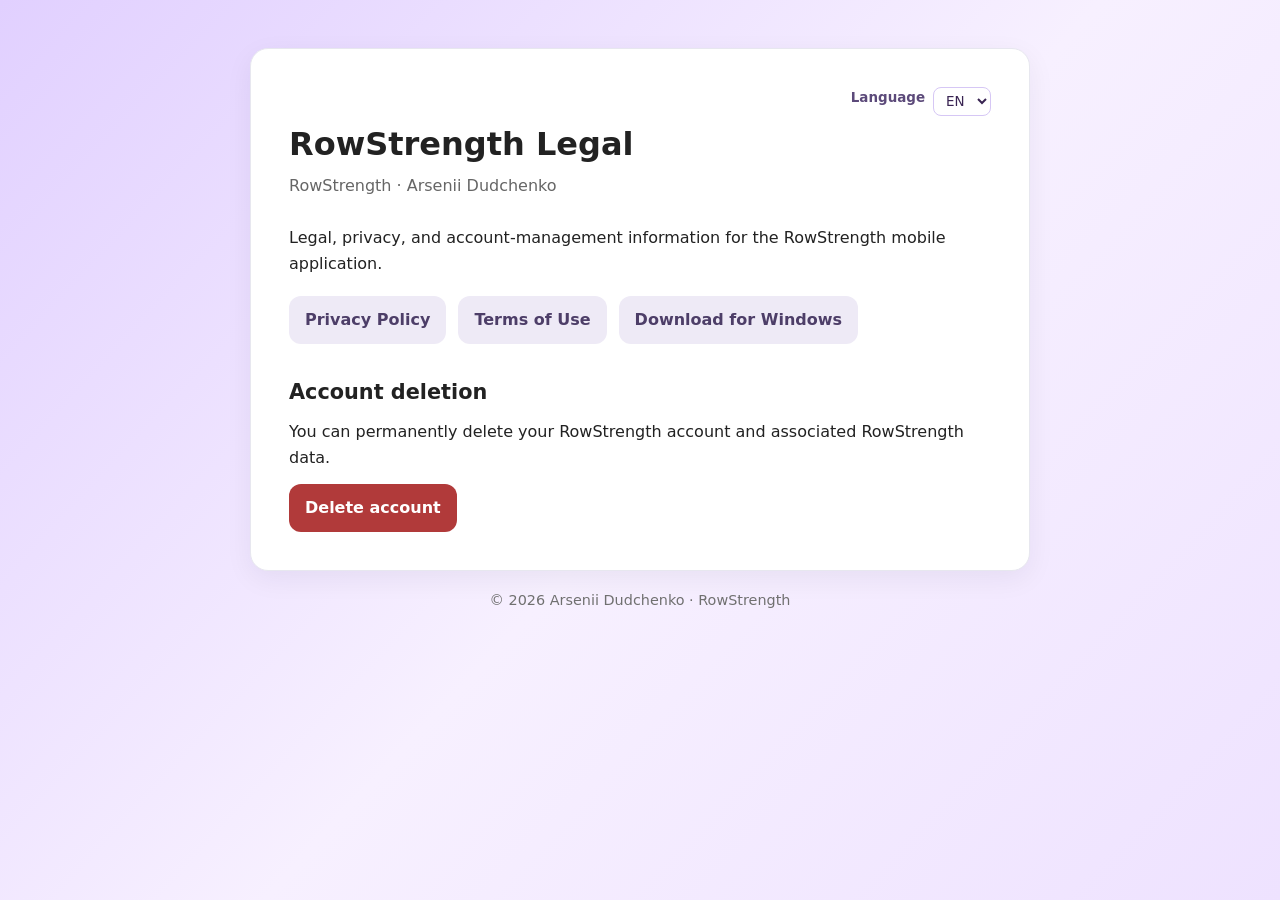
<file: index.html>
<!doctype html>
<html lang="en">
<head>
  <meta charset="utf-8">
  <meta name="viewport" content="width=device-width, initial-scale=1">
  <title>RowStrength Legal</title>
  <meta name="description" content="Legal information for RowStrength.">
  <style>
:root{color-scheme:light dark}
*{box-sizing:border-box}
body{margin:0;font-family:system-ui,-apple-system,BlinkMacSystemFont,"Segoe UI",Roboto,Arial,sans-serif;line-height:1.6;background:#f7f7fb;color:#222}
main{max-width:820px;margin:0 auto;padding:48px 20px 72px}
article{background:#fff;border:1px solid #e7e7ef;border-radius:18px;padding:38px;box-shadow:0 8px 28px rgba(25,20,45,.06)}
h1{font-size:2rem;line-height:1.2;margin:0 0 10px}
h2{font-size:1.3rem;margin:32px 0 10px}
p{margin:0 0 14px}
a{color:#5a3fa3}
.meta{color:#666;margin-bottom:26px}
.links{display:flex;gap:12px;flex-wrap:wrap;margin-top:20px}
.link-btn{display:inline-block;text-decoration:none;font-weight:700;padding:11px 16px;border-radius:12px;background:#eeeaf6;color:#4d3e68}
.delete-link{background:#b13a3a;color:#fff!important}
.notice{background:#f4f0ff;border:1px solid #ddd3ff;border-radius:14px;padding:15px 17px;margin:18px 0}
.danger-note{background:#fff3f3;border:1px solid #f2cccc;border-radius:14px;padding:15px 17px;margin:18px 0}
.form-card{margin:20px 0;padding:22px;border:1px solid #e1dbea;border-radius:16px;background:#fcfbff}
.field{margin:0 0 16px}
label{display:block;font-weight:700;margin:0 0 7px}
input[type=email],input[type=text]{width:100%;font:inherit;padding:12px 13px;border:1px solid #cfc8dc;border-radius:11px;background:#fff;color:#222;outline:none}
input:focus{border-color:#7c63ff;box-shadow:0 0 0 3px rgba(124,99,255,.12)}
button{font:inherit;font-weight:750;border:0;border-radius:12px;padding:12px 16px;cursor:pointer}
button:disabled{cursor:not-allowed;opacity:.55}
.primary{background:#5a3fa3;color:#fff}
.secondary{background:#eeeaf6;color:#4d3e68}
.danger{width:100%;background:#b13a3a;color:#fff;font-size:1.02rem}
.status{margin-top:12px;font-size:.95rem;min-height:1.5em}
.status.error{color:#a42d2d}
.status.success{color:#26733b}
.hidden{display:none!important}
.row{display:flex;gap:10px;flex-wrap:wrap}
.row>*{flex:1 1 180px}
.checkbox{display:flex;gap:10px;align-items:flex-start;margin:18px 0}
.checkbox input{margin-top:5px}
.back{display:inline-block;margin-bottom:18px;text-decoration:none}
footer{max-width:820px;margin:18px auto 0;color:#707070;font-size:.9rem;text-align:center}
@media(max-width:620px){main{padding:20px 12px 48px}article{padding:24px 18px;border-radius:14px}h1{font-size:1.65rem}}
@media(prefers-color-scheme:dark){
 body{background:#111116;color:#eee}
 article{background:#1a1a22;border-color:#2c2c39}
 .meta,footer{color:#aaa}
 .notice{background:#211d30;border-color:#3e355f}
 .danger-note{background:#2b1c1c;border-color:#5f3333}
 .form-card{background:#17171e;border-color:#31313d}
 input[type=email],input[type=text]{background:#111116;color:#eee;border-color:#444052}
 .secondary,.link-btn{background:#2c2935;color:#eee}
 a{color:#b9a9ff}
}

/* RowStrength: background and compact language selector only. */
body{min-height:100vh;background:linear-gradient(133deg,#e1d0ff 0%,#f7f0ff 52%,#eee2ff 100%) fixed}
.rs-language{display:flex;align-items:center;justify-content:flex-end;gap:8px;margin:0 0 9px;font-size:.84rem;color:#5c4a7a}
.rs-language select{font:inherit;border:1px solid #d6c7f5;border-radius:8px;padding:5px 8px;background:#fff;color:#392452}
@media(prefers-color-scheme:dark){.rs-language{color:#ddd1f7}.rs-language select{background:#2c2935;color:#fff;border-color:#51476f}}
</style>
</head>
<body data-rs-page="index">
<main>
  <article>
    <div class="rs-language"><label for="rs-language" data-rs-i18n="language">Language</label><select id="rs-language" aria-label="Site language"><option value="ru">RU</option><option value="en">EN</option><option value="de">DE</option><option value="fr">FR</option><option value="es">ES</option></select></div>
    <h1 data-rs-i18n="homeTitle">RowStrength Legal</h1>
    <p class="meta">RowStrength · Arsenii Dudchenko</p>

    <p data-rs-i18n="homeIntro">Legal, privacy, and account-management information for the RowStrength mobile application.</p>

    <div class="links">
      <a class="link-btn" href="privacy.html" data-rs-i18n="privacyLink">Privacy Policy</a>
      <a class="link-btn" href="terms.html" data-rs-i18n="termsLink">Terms of Use</a>
      <a class="link-btn" href="download.html" data-rs-i18n="downloadLink">Download for Windows</a>
    </div>

    <h2 data-rs-i18n="deleteHeading">Account deletion</h2>
    <p data-rs-i18n="deleteDescription">You can permanently delete your RowStrength account and associated RowStrength data.</p>

    <a class="link-btn delete-link" href="delete-account.html" data-rs-i18n="deleteLink">Delete account</a>
  </article>

  <footer>© 2026 Arsenii Dudchenko · RowStrength</footer>
</main>
<script src="i18n.js" defer></script>
</body>
</html>
</file>
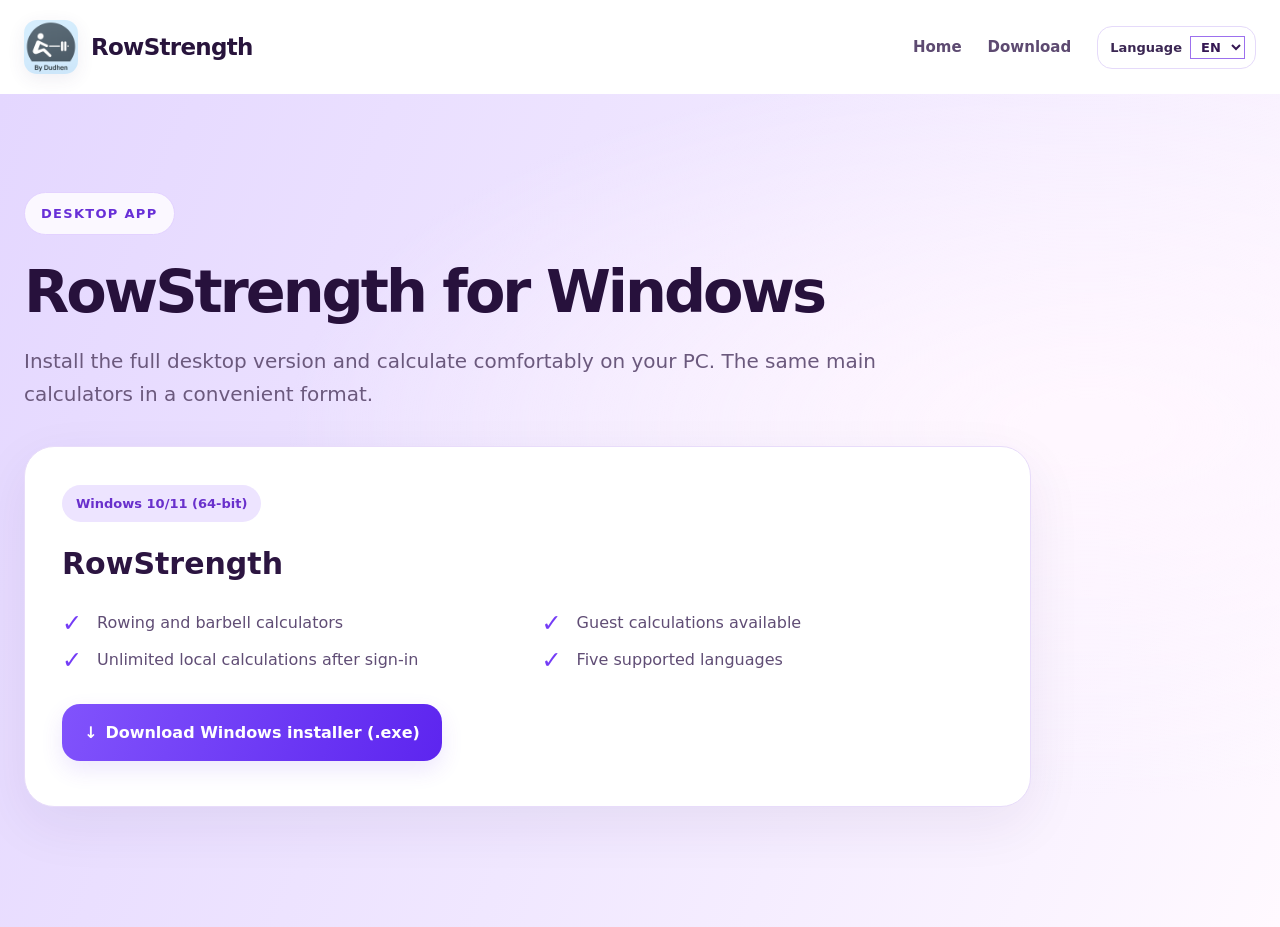
<file: download.html>
<!doctype html>
<html lang="en">
<head>
  <meta charset="utf-8">
  <meta name="viewport" content="width=device-width, initial-scale=1">
  <meta name="description" content="Download RowStrength for Windows.">
  <title>RowStrength for Windows</title>
  <link rel="icon" href="assets/rowstrength-icon.png">
  <style>
*{box-sizing:border-box}
html{scroll-behavior:smooth}
body{margin:0;font-family:system-ui,-apple-system,BlinkMacSystemFont,"Segoe UI",Roboto,Arial,sans-serif;color:#27113c;background:#e7d9ff}
a{text-decoration:none}
.header{background:#fff;min-height:94px}
.wrap{max-width:1280px;margin:0 auto;padding:0 24px}
.header .wrap{min-height:94px;display:flex;align-items:center;justify-content:space-between;gap:20px}
.brand{display:flex;align-items:center;gap:13px;font-size:23px;font-weight:850;letter-spacing:-.7px;color:#28143c}
.brand img{width:54px;height:54px;object-fit:cover;border-radius:13px;box-shadow:0 5px 18px #46357516}
.nav{display:flex;align-items:center;gap:26px;flex-wrap:wrap;color:#5d4a71;font-size:15px;font-weight:750}
.nav a{color:inherit}.nav a:hover{color:#6a3af4}
.lang{display:inline-flex;align-items:center;gap:8px;border:1px solid #e5dafa;padding:9px 10px 9px 12px;border-radius:15px;color:#3b2753;font-size:13px;font-weight:800}
.lang select{border:1px solid #9c70ee;padding:2px 6px;font:inherit;color:#351753;background:white;cursor:pointer}
.hero{min-height:calc(100vh - 94px);padding:98px 0 120px;background:radial-gradient(ellipse at 85% 40%,#fff7ff 4%,transparent 52%),linear-gradient(111deg,#e4d7ff 0%,#f0e7ff 50%,#fff9ff 100%)}
.eyebrow{display:inline-block;background:#fbf8ff;color:#682fd7;border:1px solid #e3d2ff;border-radius:999px;font-size:13px;font-weight:900;letter-spacing:1.3px;padding:13px 16px}
h1{font-size:clamp(39px,4.6vw,69px);line-height:1.1;letter-spacing:-3px;margin:25px 0 20px;font-weight:880}
.intro{font-size:20px;line-height:1.65;color:#6b597d;max-width:860px;margin:0 0 35px}
.panel{width:min(100%,1007px);background:#fff;border-radius:30px;padding:38px 37px 45px;border:1px solid #e8dcfa;box-shadow:0 18px 55px rgba(57,29,100,.07)}
.pill{display:inline-block;border-radius:99px;background:#ede4ff;color:#6930cc;font-size:13px;font-weight:850;padding:11px 14px}
h2{font-size:30px;line-height:1.3;margin:22px 0 28px;color:#2c1541}
.columns{display:grid;grid-template-columns:1fr 1fr;gap:12px 28px;margin:0 0 32px}
.feature{display:flex;align-items:flex-start;gap:15px;line-height:1.55;color:#604d75;font-size:16px}
.check{font-size:24px;line-height:1;color:#743cf6}
.download{border:0;display:inline-flex;gap:8px;align-items:center;background:linear-gradient(110deg,#8153fc,#5d25ef);color:white;border-radius:18px;padding:19px 22px;font-size:16px;font-weight:850;box-shadow:0 9px 22px rgba(105,54,236,.12)}
.download:hover{filter:brightness(1.07)}.download:focus-visible,.nav a:focus-visible{outline:3px solid #8c62fd;outline-offset:3px}
@media(max-width:640px){.header .wrap{min-height:80px;align-items:center}.wrap{padding:0 18px}.header{min-height:80px}.brand{font-size:20px}.brand img{width:42px;height:42px}.nav{gap:10px;font-size:14px}.lang{padding:5px;gap:4px}.lang span{display:none}.hero{min-height:calc(100vh - 80px);padding:60px 0 80px}h1{letter-spacing:-1.4px}.intro{font-size:17px}.panel{padding:26px 23px;border-radius:24px}.columns{grid-template-columns:1fr;gap:13px}.feature{font-size:15px}.download{width:100%;justify-content:center;padding:16px 11px;font-size:14px}.nav{justify-content:flex-end}}
  </style>
</head>
<body data-rs-page="download">
<header class="header"><div class="wrap"><a class="brand" href="index.html"><img src="assets/rowstrength-icon.png" alt="RowStrength">RowStrength</a><nav class="nav" aria-label="Site navigation"><a href="index.html" data-rs-i18n="homeLink">Home</a><a href="download.html" data-rs-i18n="downloadNav">Download</a><label class="lang" for="rs-language"><span data-rs-i18n="language">Language</span><select id="rs-language" aria-label="Site language"><option value="ru">RU</option><option value="en">EN</option><option value="de">DE</option><option value="fr">FR</option><option value="es">ES</option></select></label></nav></div></header>
<main class="hero"><div class="wrap"><span class="eyebrow" data-rs-i18n="desktopBadge">DESKTOP APP</span><h1 data-rs-i18n="downloadTitle">RowStrength for Windows</h1><p class="intro" data-rs-i18n="downloadIntro">Install the full desktop version and calculate comfortably on your PC. The same main calculators in a convenient format.</p><div class="panel"><span class="pill" data-rs-i18n="windowsBadge">Windows 10/11 (64-bit)</span><h2>RowStrength</h2><div class="columns"><div class="feature"><span class="check">✓</span><span data-rs-i18n="winF1">Rowing and barbell calculators</span></div><div class="feature"><span class="check">✓</span><span data-rs-i18n="winF3">Guest calculations available</span></div><div class="feature"><span class="check">✓</span><span data-rs-i18n="winF2">Unlimited local calculations after sign-in</span></div><div class="feature"><span class="check">✓</span><span data-rs-i18n="winF4">Five supported languages</span></div></div><a class="download" href="https://github.com/Dudhen/rowstrength-legal/releases/latest/download/RowStrength_Setup.exe" data-rs-download rel="noopener noreferrer"><span aria-hidden="true">↓</span><span data-rs-i18n="downloadButton">Download Windows installer (.exe)</span></a></div></div></main>
<script src="i18n.js" defer></script>
</body>
</html>
</file>
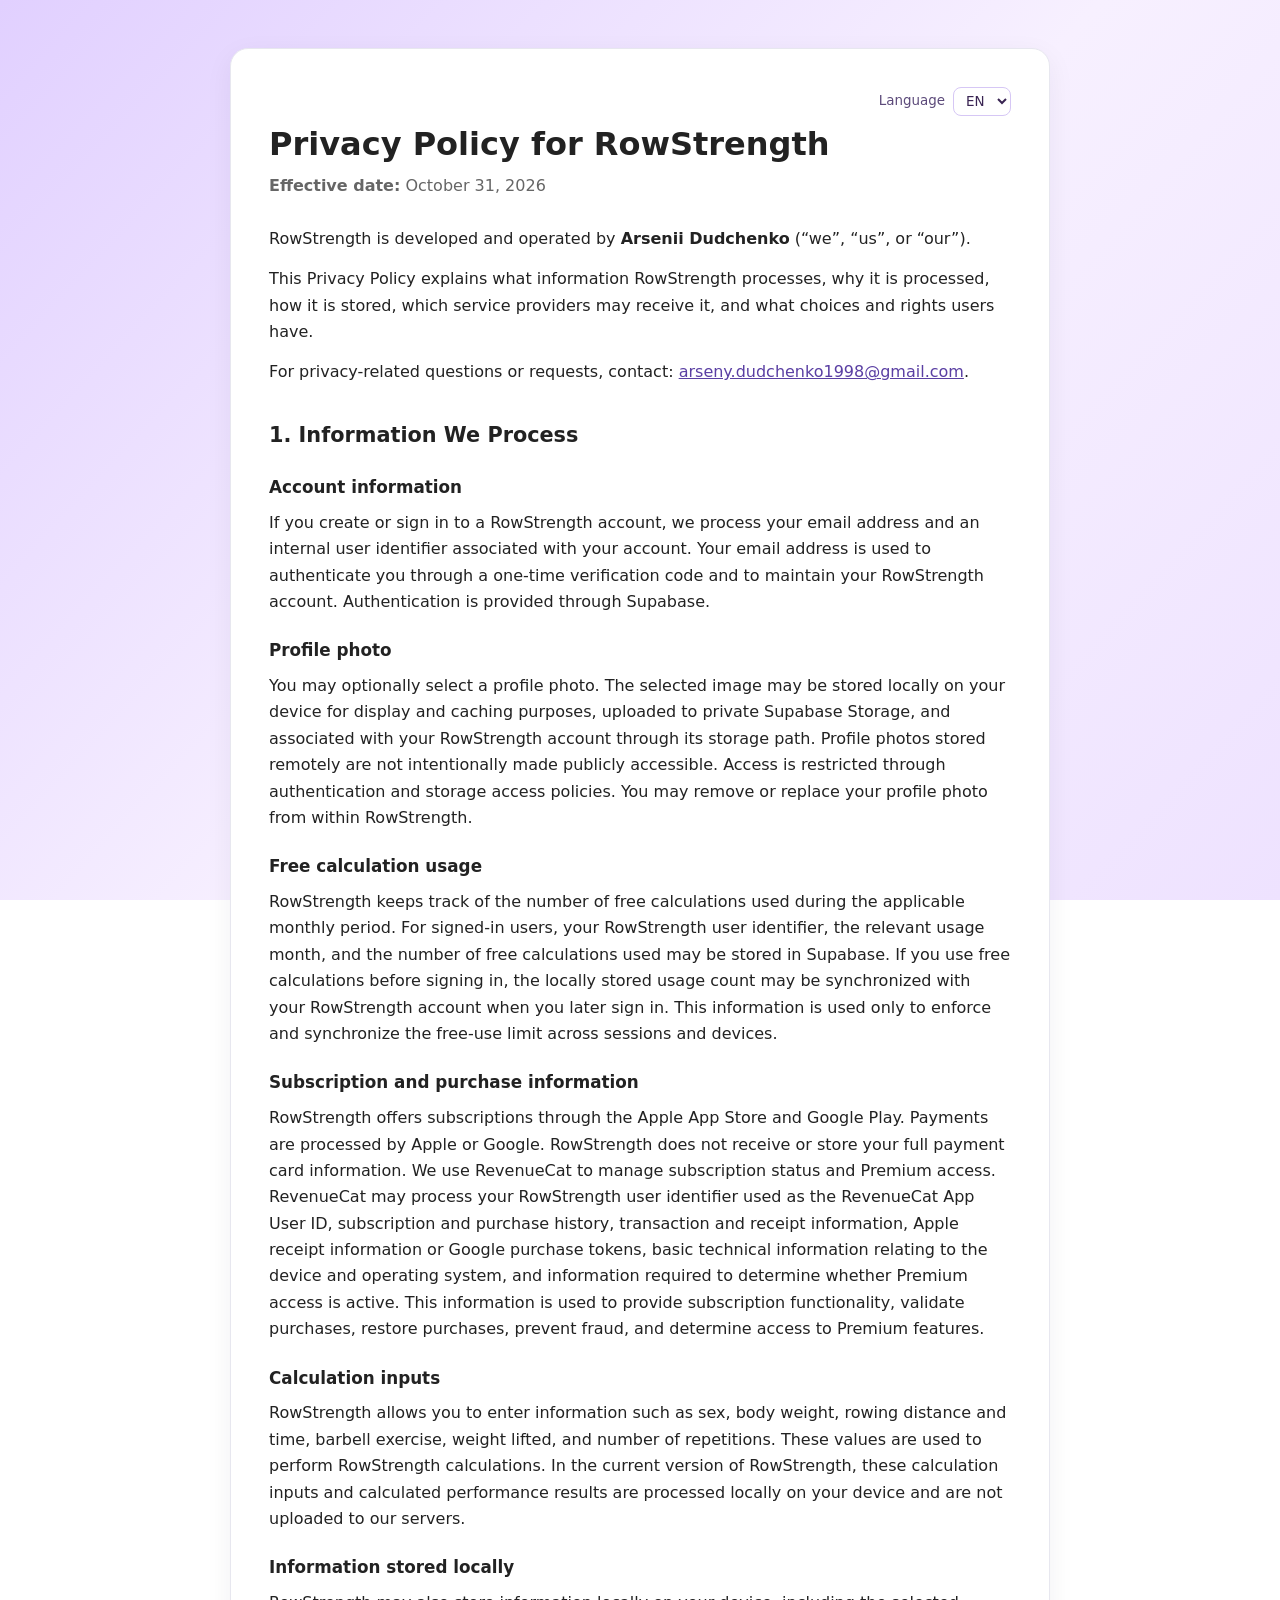
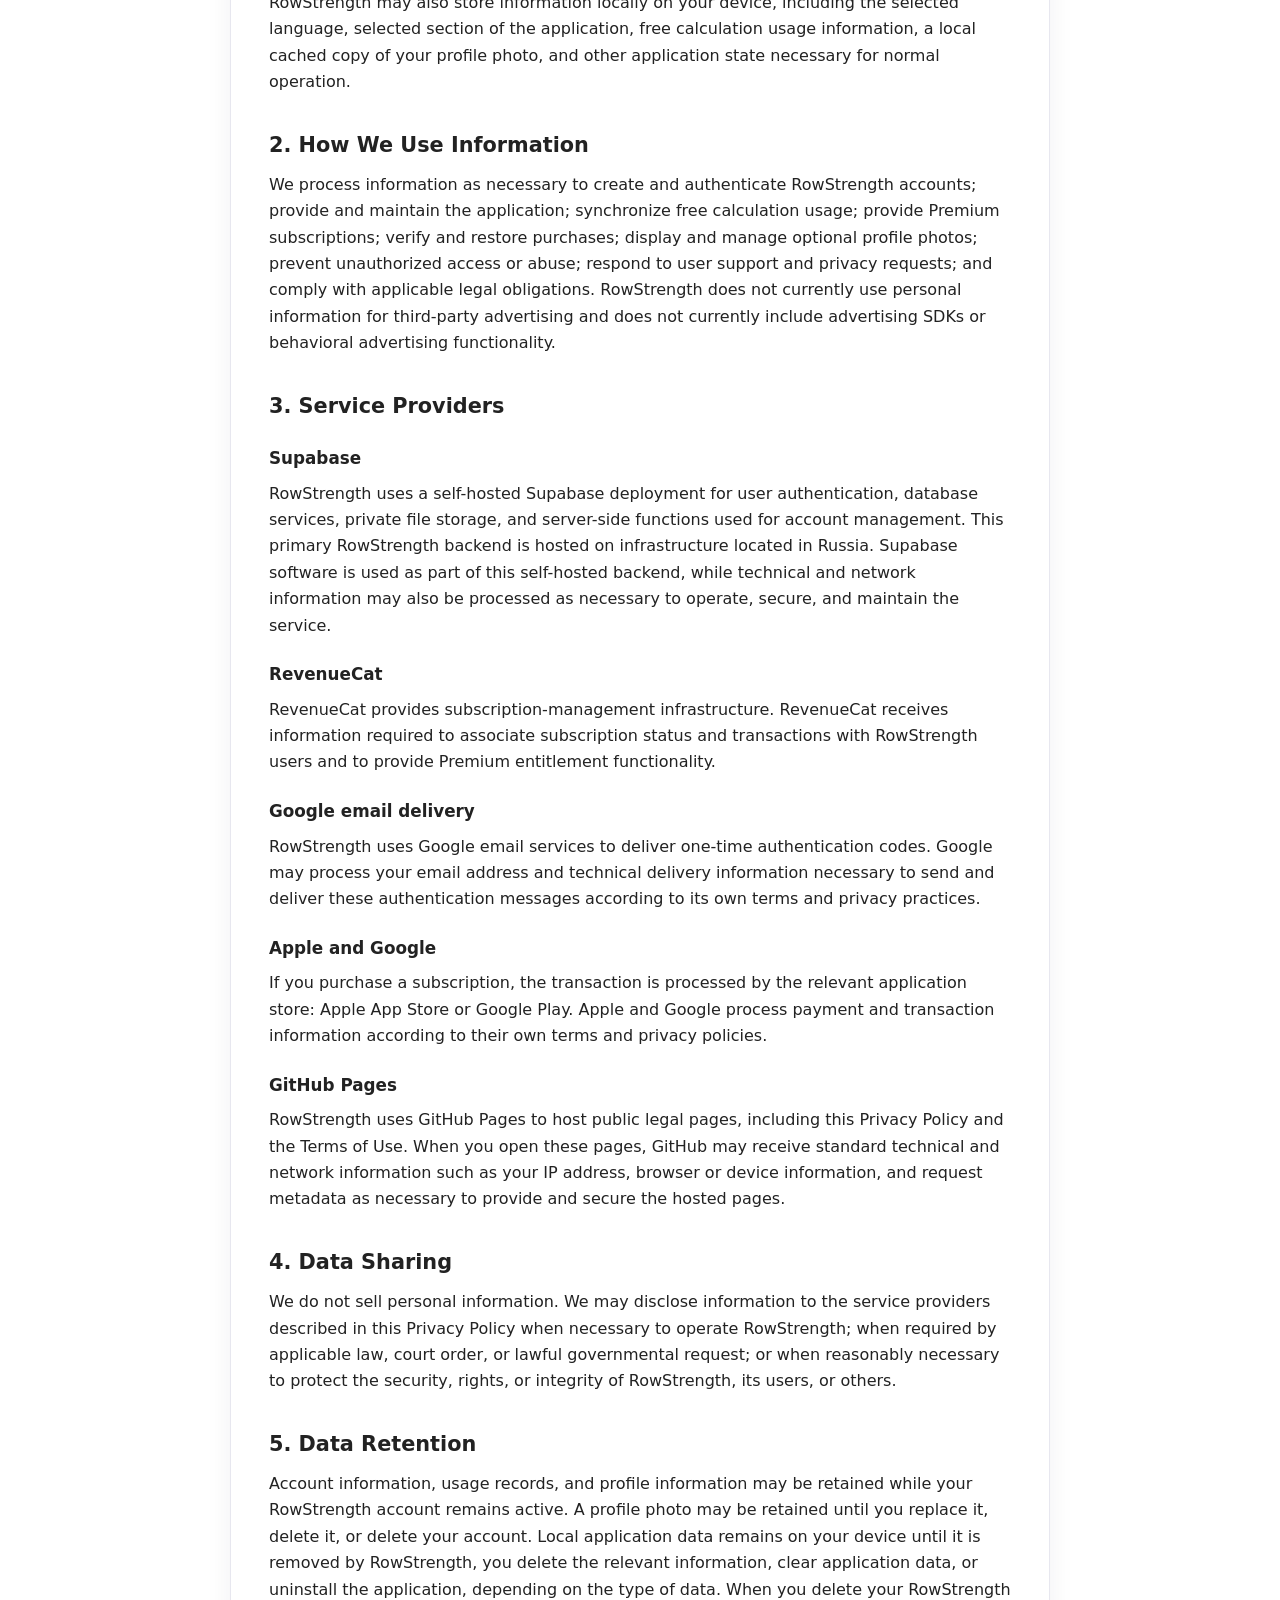
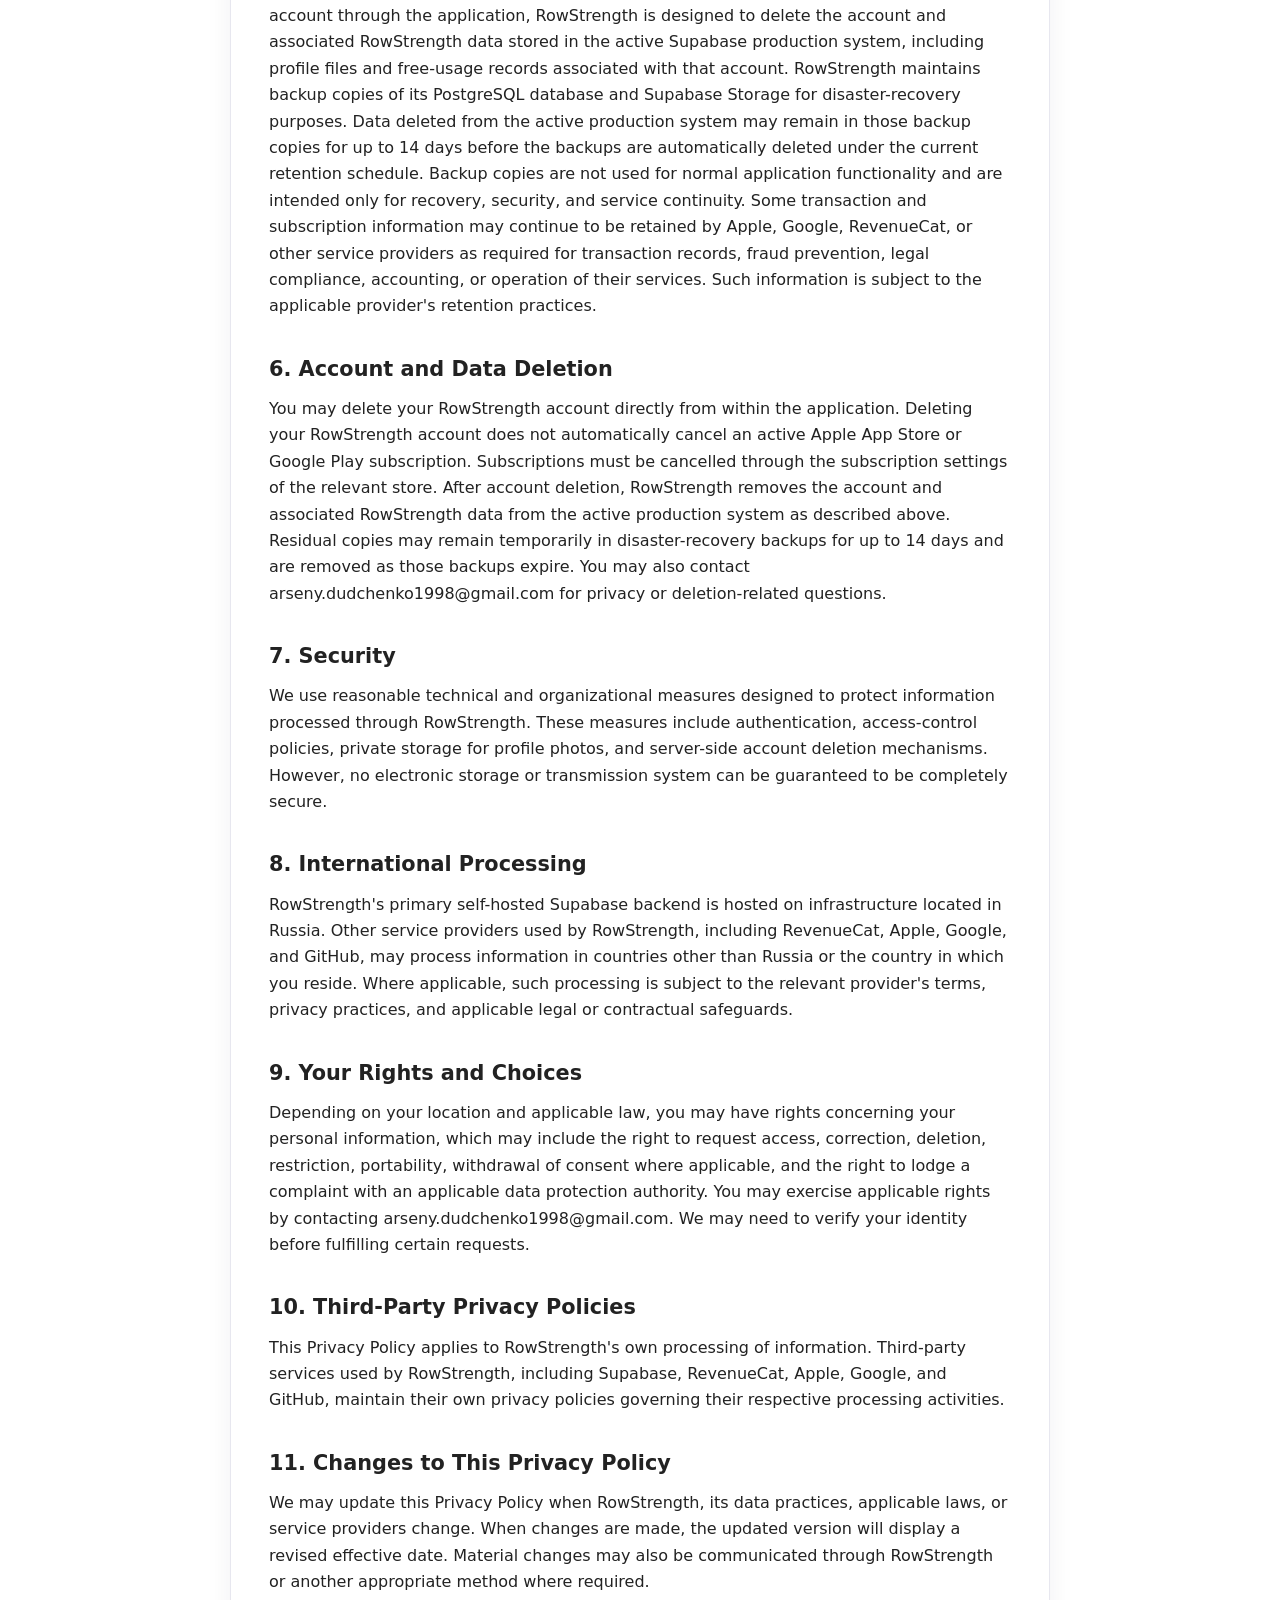
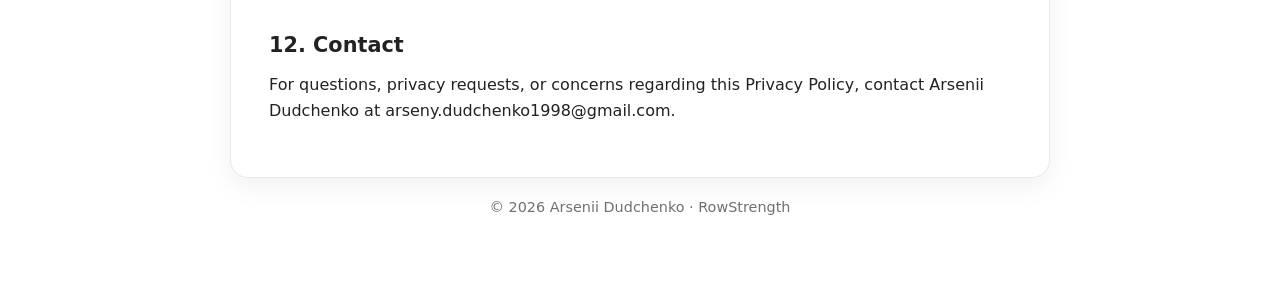
<file: privacy.html>
<!doctype html>
<html lang="en">
<head>
  <meta charset="utf-8">
  <meta name="viewport" content="width=device-width, initial-scale=1">
  <title>Privacy Policy for RowStrength</title>
  <meta name="description" content="Privacy Policy for the RowStrength mobile application.">
  <style>
:root{color-scheme:light dark}
*{box-sizing:border-box}
body{margin:0;font-family:system-ui,-apple-system,BlinkMacSystemFont,"Segoe UI",Roboto,Arial,sans-serif;line-height:1.65;background:#f7f7fb;color:#222}
main{max-width:860px;margin:0 auto;padding:48px 20px 72px}
article{background:#fff;border:1px solid #e7e7ef;border-radius:18px;padding:38px;box-shadow:0 8px 28px rgba(25,20,45,.06)}
h1{font-size:2rem;line-height:1.2;margin:0 0 10px}
h2{font-size:1.3rem;margin:32px 0 10px}
h3{font-size:1.05rem;margin:22px 0 8px}
p{margin:0 0 14px}
.meta{color:#666;margin-bottom:26px}
a{color:#5a3fa3}
footer{max-width:860px;margin:18px auto 0;color:#707070;font-size:.9rem;text-align:center}
@media(max-width:620px){main{padding:20px 12px 48px}article{padding:24px 18px;border-radius:14px}h1{font-size:1.65rem}}
@media(prefers-color-scheme:dark){
 body{background:#111116;color:#eee}
 article{background:#1a1a22;border-color:#2c2c39}
 .meta,footer{color:#aaa}
 a{color:#b9a9ff}
}

/* RowStrength: background and compact language selector only. */
body{min-height:100vh;background:linear-gradient(133deg,#e1d0ff 0%,#f7f0ff 52%,#eee2ff 100%) fixed}
.rs-language{display:flex;align-items:center;justify-content:flex-end;gap:8px;margin:0 0 9px;font-size:.84rem;color:#5c4a7a}
.rs-language select{font:inherit;border:1px solid #d6c7f5;border-radius:8px;padding:5px 8px;background:#fff;color:#392452}
@media(prefers-color-scheme:dark){.rs-language{color:#ddd1f7}.rs-language select{background:#2c2935;color:#fff;border-color:#51476f}}
</style>
</head>
<body data-rs-page="privacy">
<main>
  <article>
    <div class="rs-language"><label for="rs-language" data-rs-i18n="language">Language</label><select id="rs-language" aria-label="Site language"><option value="ru">RU</option><option value="en">EN</option><option value="de">DE</option><option value="fr">FR</option><option value="es">ES</option></select></div>
    <h1 data-rs-i18n="legalTitle">Privacy Policy for RowStrength</h1>
    <p class="meta" data-rs-i18n="effectiveDate"><strong>Effective date:</strong> October 31, 2026</p>
    <p>RowStrength is developed and operated by <strong>Arsenii Dudchenko</strong> (“we”, “us”, or “our”).</p>
    <p>This Privacy Policy explains what information RowStrength processes, why it is processed, how it is stored, which service providers may receive it, and what choices and rights users have.</p>
    <p>For privacy-related questions or requests, contact: <a href="mailto:arseny.dudchenko1998@gmail.com">arseny.dudchenko1998@gmail.com</a>.</p>
    <section><h2>1. Information We Process</h2>
<h3>Account information</h3><p>If you create or sign in to a RowStrength account, we process your email address and an internal user identifier associated with your account. Your email address is used to authenticate you through a one-time verification code and to maintain your RowStrength account. Authentication is provided through Supabase.</p>
<h3>Profile photo</h3><p>You may optionally select a profile photo. The selected image may be stored locally on your device for display and caching purposes, uploaded to private Supabase Storage, and associated with your RowStrength account through its storage path. Profile photos stored remotely are not intentionally made publicly accessible. Access is restricted through authentication and storage access policies. You may remove or replace your profile photo from within RowStrength.</p>
<h3>Free calculation usage</h3><p>RowStrength keeps track of the number of free calculations used during the applicable monthly period. For signed-in users, your RowStrength user identifier, the relevant usage month, and the number of free calculations used may be stored in Supabase. If you use free calculations before signing in, the locally stored usage count may be synchronized with your RowStrength account when you later sign in. This information is used only to enforce and synchronize the free-use limit across sessions and devices.</p>
<h3>Subscription and purchase information</h3><p>RowStrength offers subscriptions through the Apple App Store and Google Play. Payments are processed by Apple or Google. RowStrength does not receive or store your full payment card information. We use RevenueCat to manage subscription status and Premium access. RevenueCat may process your RowStrength user identifier used as the RevenueCat App User ID, subscription and purchase history, transaction and receipt information, Apple receipt information or Google purchase tokens, basic technical information relating to the device and operating system, and information required to determine whether Premium access is active. This information is used to provide subscription functionality, validate purchases, restore purchases, prevent fraud, and determine access to Premium features.</p>
<h3>Calculation inputs</h3><p>RowStrength allows you to enter information such as sex, body weight, rowing distance and time, barbell exercise, weight lifted, and number of repetitions. These values are used to perform RowStrength calculations. In the current version of RowStrength, these calculation inputs and calculated performance results are processed locally on your device and are not uploaded to our servers.</p>
<h3>Information stored locally</h3><p>RowStrength may also store information locally on your device, including the selected language, selected section of the application, free calculation usage information, a local cached copy of your profile photo, and other application state necessary for normal operation.</p>
</section>
<section><h2>2. How We Use Information</h2>
<p>We process information as necessary to create and authenticate RowStrength accounts; provide and maintain the application; synchronize free calculation usage; provide Premium subscriptions; verify and restore purchases; display and manage optional profile photos; prevent unauthorized access or abuse; respond to user support and privacy requests; and comply with applicable legal obligations. RowStrength does not currently use personal information for third-party advertising and does not currently include advertising SDKs or behavioral advertising functionality.</p>
</section>
<section><h2>3. Service Providers</h2>
<h3>Supabase</h3><p>RowStrength uses a self-hosted Supabase deployment for user authentication, database services, private file storage, and server-side functions used for account management. This primary RowStrength backend is hosted on infrastructure located in Russia. Supabase software is used as part of this self-hosted backend, while technical and network information may also be processed as necessary to operate, secure, and maintain the service.</p>
<h3>RevenueCat</h3><p>RevenueCat provides subscription-management infrastructure. RevenueCat receives information required to associate subscription status and transactions with RowStrength users and to provide Premium entitlement functionality.</p>
<h3>Google email delivery</h3><p>RowStrength uses Google email services to deliver one-time authentication codes. Google may process your email address and technical delivery information necessary to send and deliver these authentication messages according to its own terms and privacy practices.</p>
<h3>Apple and Google</h3><p>If you purchase a subscription, the transaction is processed by the relevant application store: Apple App Store or Google Play. Apple and Google process payment and transaction information according to their own terms and privacy policies.</p>
<h3>GitHub Pages</h3><p>RowStrength uses GitHub Pages to host public legal pages, including this Privacy Policy and the Terms of Use. When you open these pages, GitHub may receive standard technical and network information such as your IP address, browser or device information, and request metadata as necessary to provide and secure the hosted pages.</p>
</section>
<section><h2>4. Data Sharing</h2>
<p>We do not sell personal information. We may disclose information to the service providers described in this Privacy Policy when necessary to operate RowStrength; when required by applicable law, court order, or lawful governmental request; or when reasonably necessary to protect the security, rights, or integrity of RowStrength, its users, or others.</p>
</section>
<section><h2>5. Data Retention</h2>
<p>Account information, usage records, and profile information may be retained while your RowStrength account remains active. A profile photo may be retained until you replace it, delete it, or delete your account. Local application data remains on your device until it is removed by RowStrength, you delete the relevant information, clear application data, or uninstall the application, depending on the type of data. When you delete your RowStrength account through the application, RowStrength is designed to delete the account and associated RowStrength data stored in the active Supabase production system, including profile files and free-usage records associated with that account. RowStrength maintains backup copies of its PostgreSQL database and Supabase Storage for disaster-recovery purposes. Data deleted from the active production system may remain in those backup copies for up to 14 days before the backups are automatically deleted under the current retention schedule. Backup copies are not used for normal application functionality and are intended only for recovery, security, and service continuity. Some transaction and subscription information may continue to be retained by Apple, Google, RevenueCat, or other service providers as required for transaction records, fraud prevention, legal compliance, accounting, or operation of their services. Such information is subject to the applicable provider&#x27;s retention practices.</p>
</section>
<section><h2>6. Account and Data Deletion</h2>
<p>You may delete your RowStrength account directly from within the application. Deleting your RowStrength account does not automatically cancel an active Apple App Store or Google Play subscription. Subscriptions must be cancelled through the subscription settings of the relevant store. After account deletion, RowStrength removes the account and associated RowStrength data from the active production system as described above. Residual copies may remain temporarily in disaster-recovery backups for up to 14 days and are removed as those backups expire. You may also contact arseny.dudchenko1998@gmail.com for privacy or deletion-related questions.</p>
</section>
<section><h2>7. Security</h2>
<p>We use reasonable technical and organizational measures designed to protect information processed through RowStrength. These measures include authentication, access-control policies, private storage for profile photos, and server-side account deletion mechanisms. However, no electronic storage or transmission system can be guaranteed to be completely secure.</p>
</section>
<section><h2>8. International Processing</h2>
<p>RowStrength&#x27;s primary self-hosted Supabase backend is hosted on infrastructure located in Russia. Other service providers used by RowStrength, including RevenueCat, Apple, Google, and GitHub, may process information in countries other than Russia or the country in which you reside. Where applicable, such processing is subject to the relevant provider&#x27;s terms, privacy practices, and applicable legal or contractual safeguards.</p>
</section>
<section><h2>9. Your Rights and Choices</h2>
<p>Depending on your location and applicable law, you may have rights concerning your personal information, which may include the right to request access, correction, deletion, restriction, portability, withdrawal of consent where applicable, and the right to lodge a complaint with an applicable data protection authority. You may exercise applicable rights by contacting arseny.dudchenko1998@gmail.com. We may need to verify your identity before fulfilling certain requests.</p>
</section>
<section><h2>10. Third-Party Privacy Policies</h2>
<p>This Privacy Policy applies to RowStrength&#x27;s own processing of information. Third-party services used by RowStrength, including Supabase, RevenueCat, Apple, Google, and GitHub, maintain their own privacy policies governing their respective processing activities.</p>
</section>
<section><h2>11. Changes to This Privacy Policy</h2>
<p>We may update this Privacy Policy when RowStrength, its data practices, applicable laws, or service providers change. When changes are made, the updated version will display a revised effective date. Material changes may also be communicated through RowStrength or another appropriate method where required.</p>
</section>
<section><h2>12. Contact</h2>
<p>For questions, privacy requests, or concerns regarding this Privacy Policy, contact Arsenii Dudchenko at arseny.dudchenko1998@gmail.com.</p>
</section>
  </article>
  <footer>© 2026 Arsenii Dudchenko · RowStrength</footer>
</main>
<script src="i18n.js" defer></script>
</body>
</html>
</file>
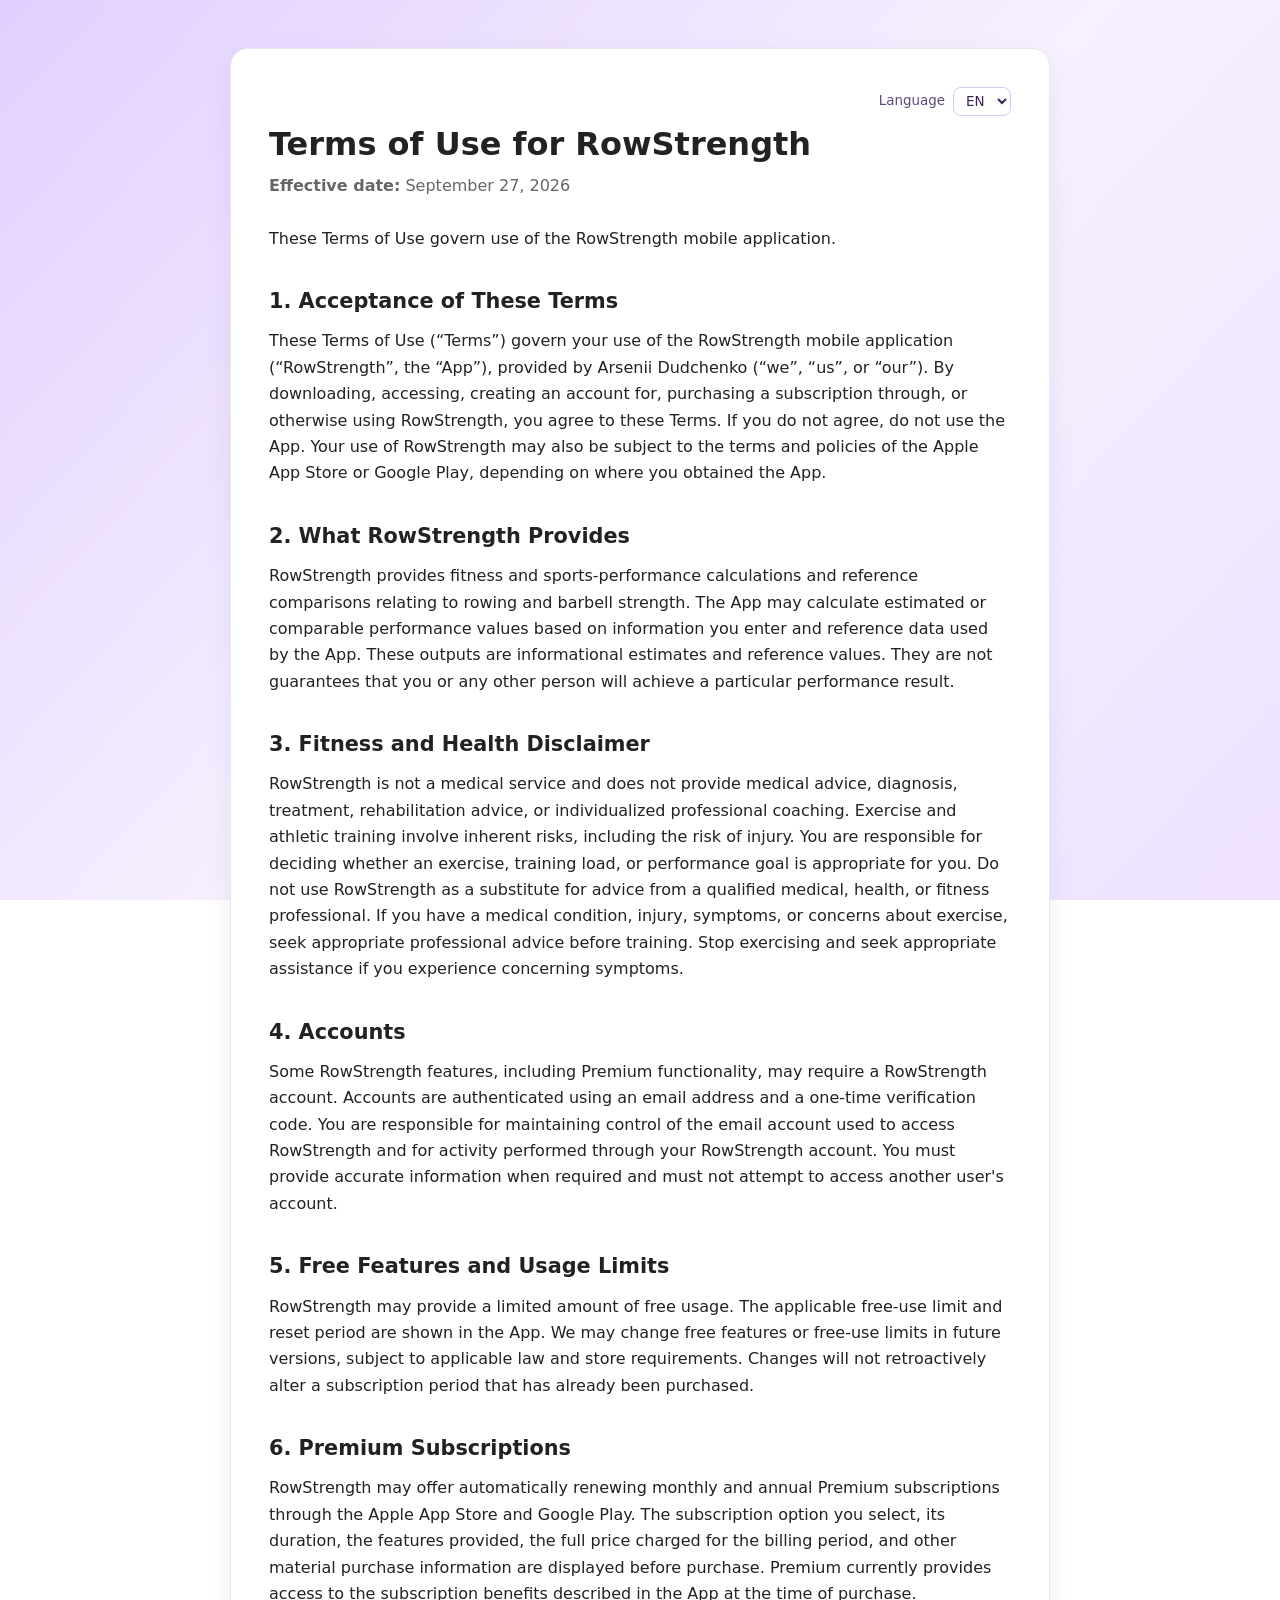
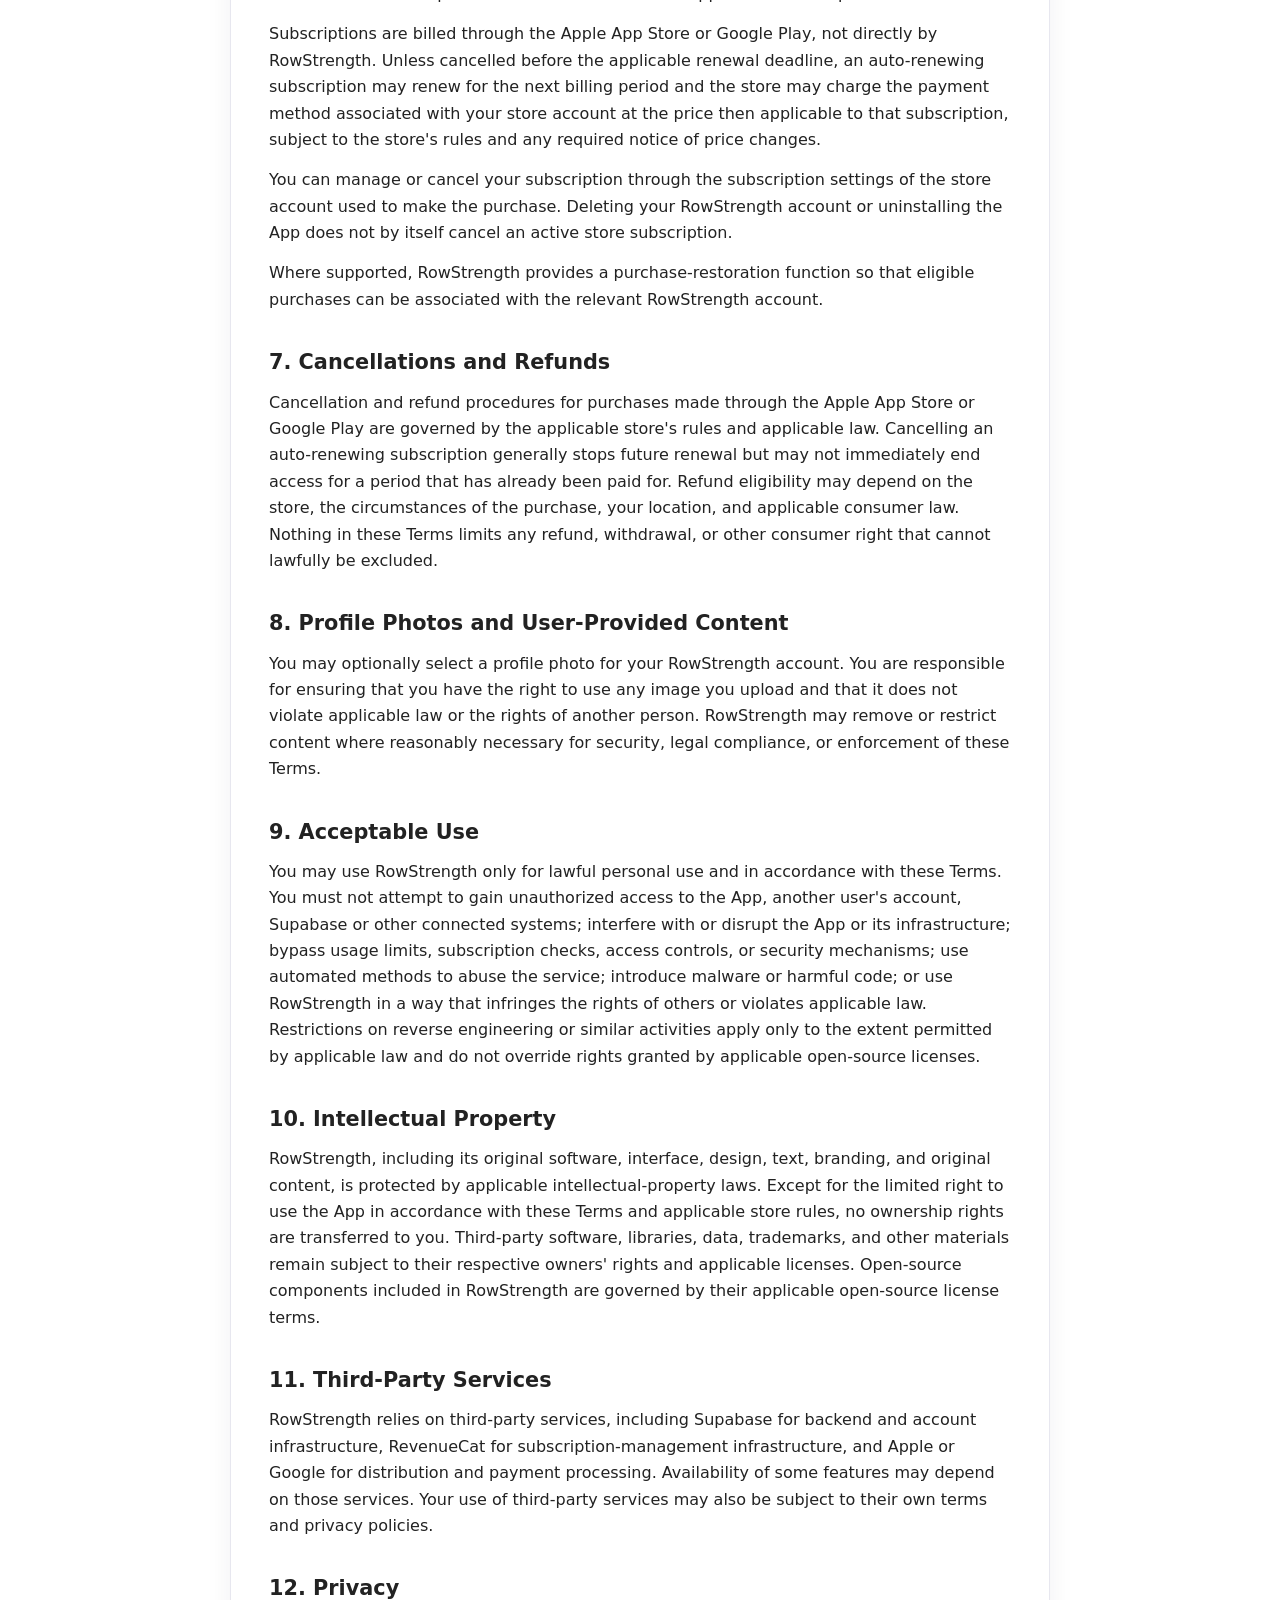
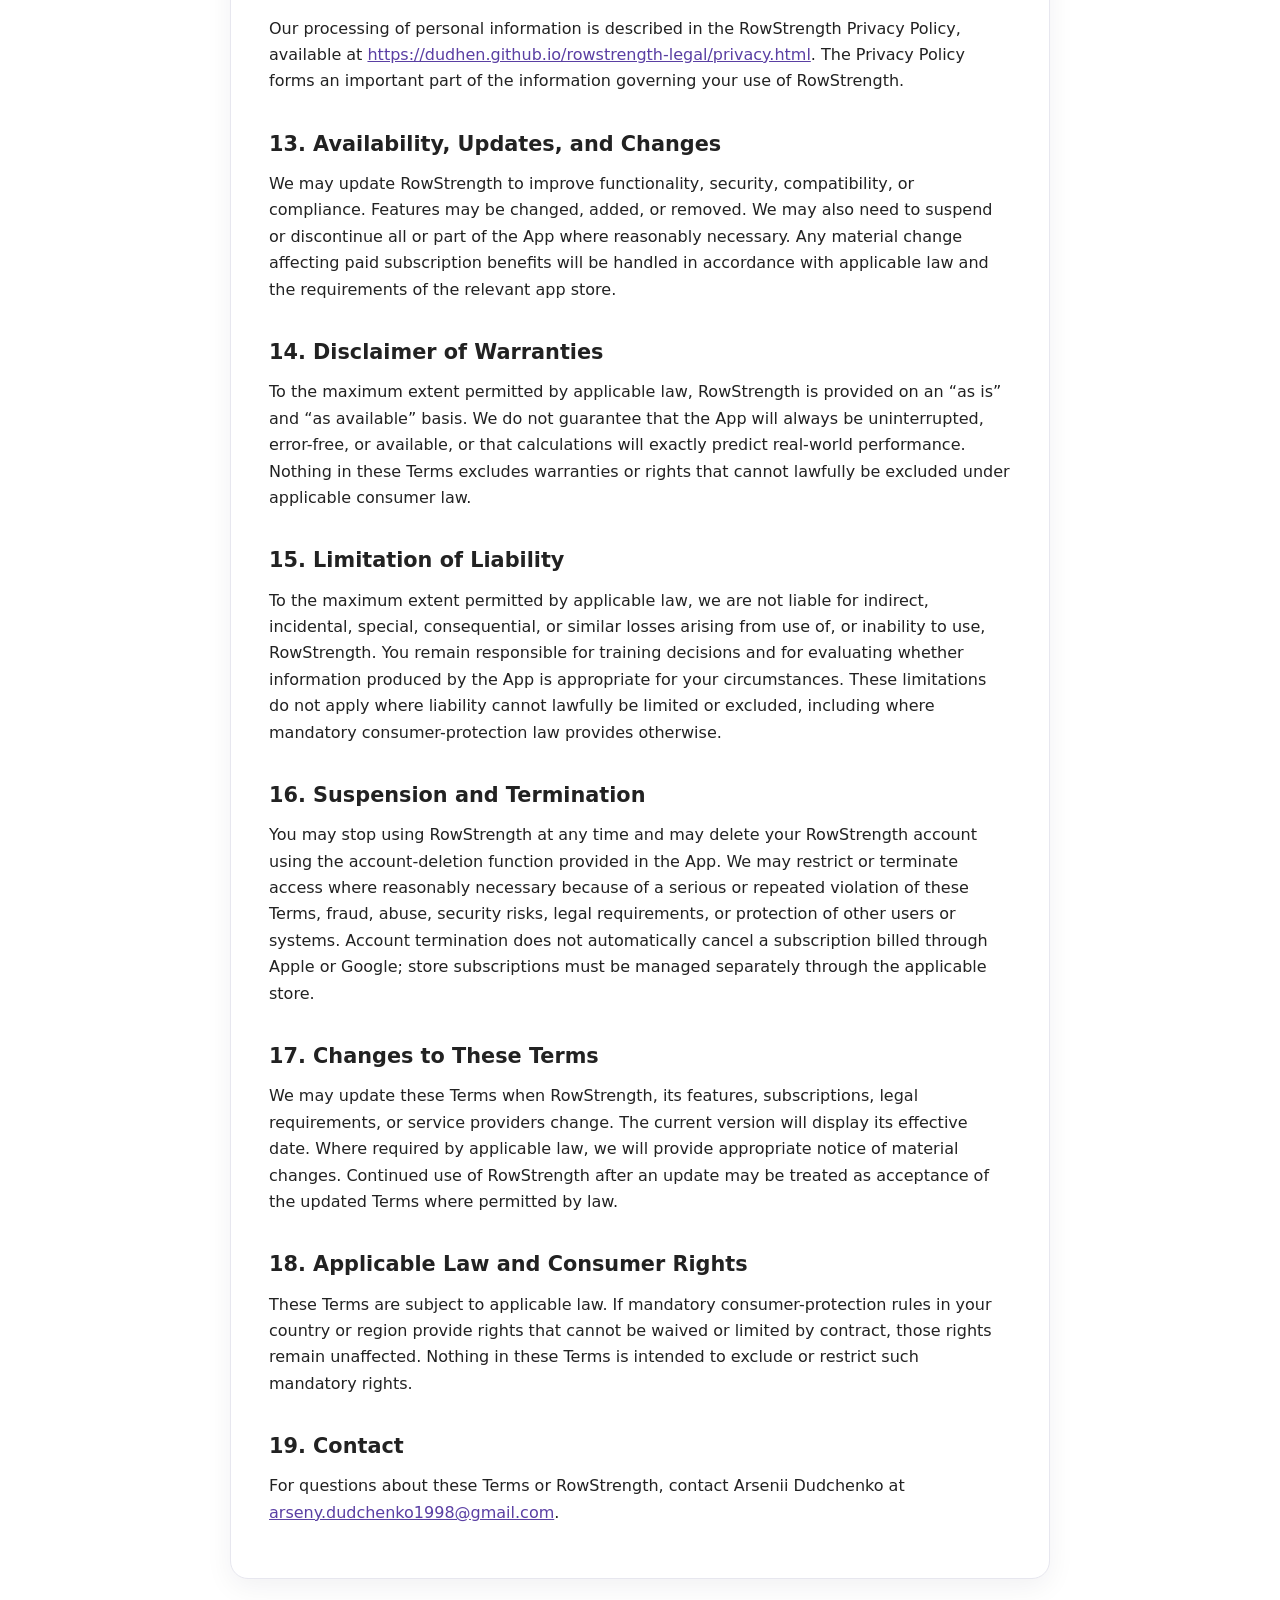
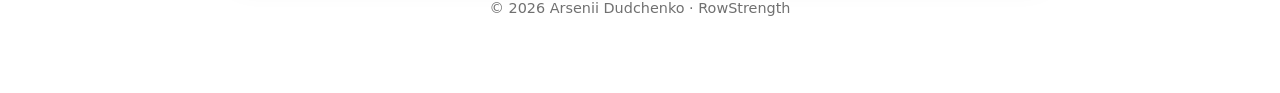
<file: terms.html>
<!doctype html>
<html lang="en">
<head>
  <meta charset="utf-8">
  <meta name="viewport" content="width=device-width, initial-scale=1">
  <title>Terms of Use for RowStrength</title>
  <meta name="description" content="Terms of Use for the RowStrength mobile application.">
  <style>
:root{color-scheme:light dark}
*{box-sizing:border-box}
body{margin:0;font-family:system-ui,-apple-system,BlinkMacSystemFont,"Segoe UI",Roboto,Arial,sans-serif;line-height:1.65;background:#f7f7fb;color:#222}
main{max-width:860px;margin:0 auto;padding:48px 20px 72px}
article{background:#fff;border:1px solid #e7e7ef;border-radius:18px;padding:38px;box-shadow:0 8px 28px rgba(25,20,45,.06)}
h1{font-size:2rem;line-height:1.2;margin:0 0 10px}
h2{font-size:1.3rem;margin:32px 0 10px}
h3{font-size:1.05rem;margin:22px 0 8px}
p{margin:0 0 14px}
.meta{color:#666;margin-bottom:26px}
a{color:#5a3fa3}
footer{max-width:860px;margin:18px auto 0;color:#707070;font-size:.9rem;text-align:center}
@media(max-width:620px){main{padding:20px 12px 48px}article{padding:24px 18px;border-radius:14px}h1{font-size:1.65rem}}
@media(prefers-color-scheme:dark){
 body{background:#111116;color:#eee}
 article{background:#1a1a22;border-color:#2c2c39}
 .meta,footer{color:#aaa}
 a{color:#b9a9ff}
}

/* RowStrength: background and compact language selector only. */
body{min-height:100vh;background:linear-gradient(133deg,#e1d0ff 0%,#f7f0ff 52%,#eee2ff 100%) fixed}
.rs-language{display:flex;align-items:center;justify-content:flex-end;gap:8px;margin:0 0 9px;font-size:.84rem;color:#5c4a7a}
.rs-language select{font:inherit;border:1px solid #d6c7f5;border-radius:8px;padding:5px 8px;background:#fff;color:#392452}
@media(prefers-color-scheme:dark){.rs-language{color:#ddd1f7}.rs-language select{background:#2c2935;color:#fff;border-color:#51476f}}
</style>
</head>
<body data-rs-page="terms">
<main>
  <article>
    <div class="rs-language"><label for="rs-language" data-rs-i18n="language">Language</label><select id="rs-language" aria-label="Site language"><option value="ru">RU</option><option value="en">EN</option><option value="de">DE</option><option value="fr">FR</option><option value="es">ES</option></select></div>
    <h1 data-rs-i18n="legalTitle">Terms of Use for RowStrength</h1>
    <p class="meta" data-rs-i18n="effectiveDate"><strong>Effective date:</strong> September 27, 2026</p>
    <p>These Terms of Use govern use of the RowStrength mobile application.</p>
    <section><h2>1. Acceptance of These Terms</h2><p>These Terms of Use (“Terms”) govern your use of the RowStrength mobile application (“RowStrength”, the “App”), provided by Arsenii Dudchenko (“we”, “us”, or “our”). By downloading, accessing, creating an account for, purchasing a subscription through, or otherwise using RowStrength, you agree to these Terms. If you do not agree, do not use the App. Your use of RowStrength may also be subject to the terms and policies of the Apple App Store or Google Play, depending on where you obtained the App.</p></section><section><h2>2. What RowStrength Provides</h2><p>RowStrength provides fitness and sports-performance calculations and reference comparisons relating to rowing and barbell strength. The App may calculate estimated or comparable performance values based on information you enter and reference data used by the App. These outputs are informational estimates and reference values. They are not guarantees that you or any other person will achieve a particular performance result.</p></section><section><h2>3. Fitness and Health Disclaimer</h2><p>RowStrength is not a medical service and does not provide medical advice, diagnosis, treatment, rehabilitation advice, or individualized professional coaching. Exercise and athletic training involve inherent risks, including the risk of injury. You are responsible for deciding whether an exercise, training load, or performance goal is appropriate for you. Do not use RowStrength as a substitute for advice from a qualified medical, health, or fitness professional. If you have a medical condition, injury, symptoms, or concerns about exercise, seek appropriate professional advice before training. Stop exercising and seek appropriate assistance if you experience concerning symptoms.</p></section><section><h2>4. Accounts</h2><p>Some RowStrength features, including Premium functionality, may require a RowStrength account. Accounts are authenticated using an email address and a one-time verification code. You are responsible for maintaining control of the email account used to access RowStrength and for activity performed through your RowStrength account. You must provide accurate information when required and must not attempt to access another user&#x27;s account.</p></section><section><h2>5. Free Features and Usage Limits</h2><p>RowStrength may provide a limited amount of free usage. The applicable free-use limit and reset period are shown in the App. We may change free features or free-use limits in future versions, subject to applicable law and store requirements. Changes will not retroactively alter a subscription period that has already been purchased.</p></section><section><h2>6. Premium Subscriptions</h2><p>RowStrength may offer automatically renewing monthly and annual Premium subscriptions through the Apple App Store and Google Play. The subscription option you select, its duration, the features provided, the full price charged for the billing period, and other material purchase information are displayed before purchase. Premium currently provides access to the subscription benefits described in the App at the time of purchase.</p><p>Subscriptions are billed through the Apple App Store or Google Play, not directly by RowStrength. Unless cancelled before the applicable renewal deadline, an auto-renewing subscription may renew for the next billing period and the store may charge the payment method associated with your store account at the price then applicable to that subscription, subject to the store&#x27;s rules and any required notice of price changes.</p><p>You can manage or cancel your subscription through the subscription settings of the store account used to make the purchase. Deleting your RowStrength account or uninstalling the App does not by itself cancel an active store subscription.</p><p>Where supported, RowStrength provides a purchase-restoration function so that eligible purchases can be associated with the relevant RowStrength account.</p></section><section><h2>7. Cancellations and Refunds</h2><p>Cancellation and refund procedures for purchases made through the Apple App Store or Google Play are governed by the applicable store&#x27;s rules and applicable law. Cancelling an auto-renewing subscription generally stops future renewal but may not immediately end access for a period that has already been paid for. Refund eligibility may depend on the store, the circumstances of the purchase, your location, and applicable consumer law. Nothing in these Terms limits any refund, withdrawal, or other consumer right that cannot lawfully be excluded.</p></section><section><h2>8. Profile Photos and User-Provided Content</h2><p>You may optionally select a profile photo for your RowStrength account. You are responsible for ensuring that you have the right to use any image you upload and that it does not violate applicable law or the rights of another person. RowStrength may remove or restrict content where reasonably necessary for security, legal compliance, or enforcement of these Terms.</p></section><section><h2>9. Acceptable Use</h2><p>You may use RowStrength only for lawful personal use and in accordance with these Terms. You must not attempt to gain unauthorized access to the App, another user&#x27;s account, Supabase or other connected systems; interfere with or disrupt the App or its infrastructure; bypass usage limits, subscription checks, access controls, or security mechanisms; use automated methods to abuse the service; introduce malware or harmful code; or use RowStrength in a way that infringes the rights of others or violates applicable law. Restrictions on reverse engineering or similar activities apply only to the extent permitted by applicable law and do not override rights granted by applicable open-source licenses.</p></section><section><h2>10. Intellectual Property</h2><p>RowStrength, including its original software, interface, design, text, branding, and original content, is protected by applicable intellectual-property laws. Except for the limited right to use the App in accordance with these Terms and applicable store rules, no ownership rights are transferred to you. Third-party software, libraries, data, trademarks, and other materials remain subject to their respective owners&#x27; rights and applicable licenses. Open-source components included in RowStrength are governed by their applicable open-source license terms.</p></section><section><h2>11. Third-Party Services</h2><p>RowStrength relies on third-party services, including Supabase for backend and account infrastructure, RevenueCat for subscription-management infrastructure, and Apple or Google for distribution and payment processing. Availability of some features may depend on those services. Your use of third-party services may also be subject to their own terms and privacy policies.</p></section><section><h2>12. Privacy</h2><p>Our processing of personal information is described in the RowStrength Privacy Policy, available at <a href="privacy.html">https://dudhen.github.io/rowstrength-legal/privacy.html</a>. The Privacy Policy forms an important part of the information governing your use of RowStrength.</p></section><section><h2>13. Availability, Updates, and Changes</h2><p>We may update RowStrength to improve functionality, security, compatibility, or compliance. Features may be changed, added, or removed. We may also need to suspend or discontinue all or part of the App where reasonably necessary. Any material change affecting paid subscription benefits will be handled in accordance with applicable law and the requirements of the relevant app store.</p></section><section><h2>14. Disclaimer of Warranties</h2><p>To the maximum extent permitted by applicable law, RowStrength is provided on an “as is” and “as available” basis. We do not guarantee that the App will always be uninterrupted, error-free, or available, or that calculations will exactly predict real-world performance. Nothing in these Terms excludes warranties or rights that cannot lawfully be excluded under applicable consumer law.</p></section><section><h2>15. Limitation of Liability</h2><p>To the maximum extent permitted by applicable law, we are not liable for indirect, incidental, special, consequential, or similar losses arising from use of, or inability to use, RowStrength. You remain responsible for training decisions and for evaluating whether information produced by the App is appropriate for your circumstances. These limitations do not apply where liability cannot lawfully be limited or excluded, including where mandatory consumer-protection law provides otherwise.</p></section><section><h2>16. Suspension and Termination</h2><p>You may stop using RowStrength at any time and may delete your RowStrength account using the account-deletion function provided in the App. We may restrict or terminate access where reasonably necessary because of a serious or repeated violation of these Terms, fraud, abuse, security risks, legal requirements, or protection of other users or systems. Account termination does not automatically cancel a subscription billed through Apple or Google; store subscriptions must be managed separately through the applicable store.</p></section><section><h2>17. Changes to These Terms</h2><p>We may update these Terms when RowStrength, its features, subscriptions, legal requirements, or service providers change. The current version will display its effective date. Where required by applicable law, we will provide appropriate notice of material changes. Continued use of RowStrength after an update may be treated as acceptance of the updated Terms where permitted by law.</p></section><section><h2>18. Applicable Law and Consumer Rights</h2><p>These Terms are subject to applicable law. If mandatory consumer-protection rules in your country or region provide rights that cannot be waived or limited by contract, those rights remain unaffected. Nothing in these Terms is intended to exclude or restrict such mandatory rights.</p></section><section><h2>19. Contact</h2><p>For questions about these Terms or RowStrength, contact Arsenii Dudchenko at <a href="mailto:arseny.dudchenko1998@gmail.com">arseny.dudchenko1998@gmail.com</a>.</p></section>
  </article>
  <footer>© 2026 Arsenii Dudchenko · RowStrength</footer>
</main>
<script src="i18n.js" defer></script>
</body>
</html>
</file>
